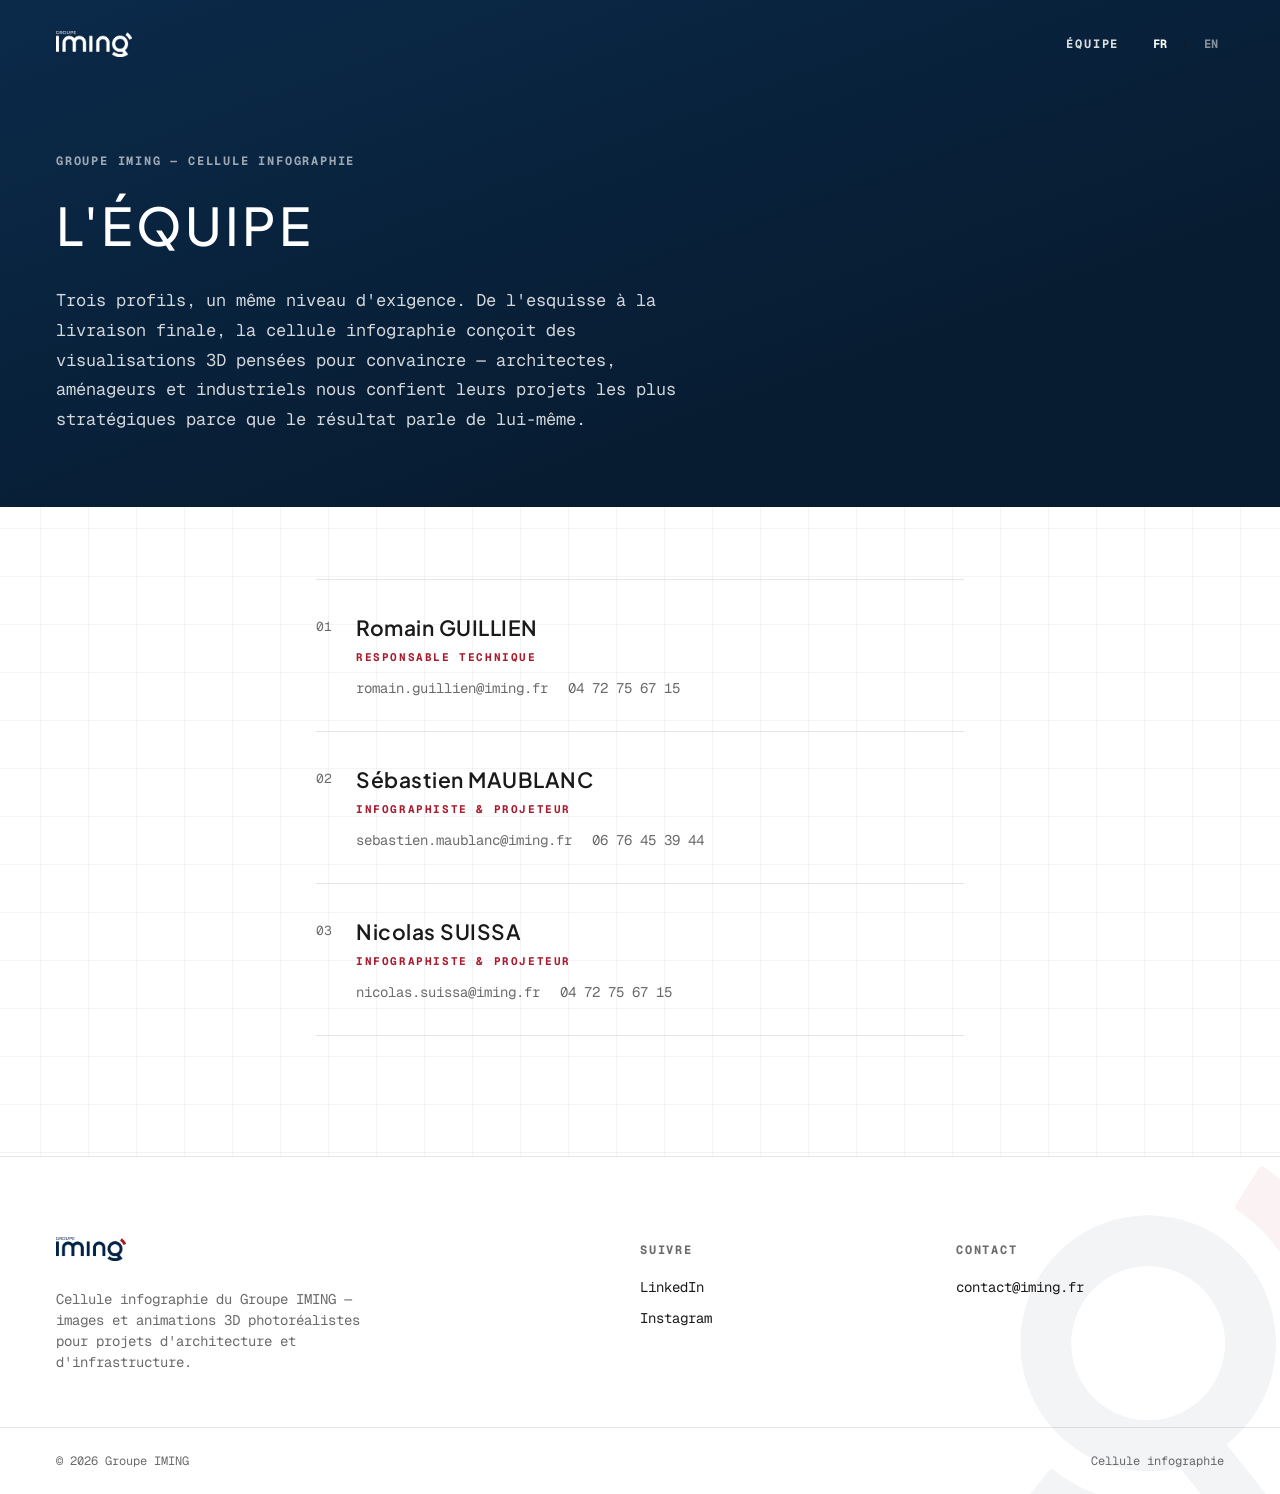
<file: maquette/equipe.html>
<!doctype html>
<html lang="fr">
<head>
  <meta charset="utf-8" />
  <meta name="viewport" content="width=device-width, initial-scale=1" />
  <title>L'équipe — Groupe IMING</title>
  <meta name="description" content="L'équipe de la cellule infographie du Groupe IMING." />
  <meta property="og:type" content="website" />
  <meta property="og:site_name" content="Groupe IMING — Cellule Infographie" />
  <meta property="og:title" content="L'équipe — Groupe IMING" />
  <meta property="og:description" content="L'équipe de la cellule infographie du Groupe IMING." />
  <meta property="og:image" content="https://smaublanc.github.io/iming-cellule-infographie/maquette/assets/img/logo-iming.png" />
  <meta property="og:url" content="https://smaublanc.github.io/iming-cellule-infographie/maquette/equipe.html" />
  <meta name="twitter:card" content="summary_large_image" />
  <meta name="twitter:title" content="L'équipe — Groupe IMING" />
  <meta name="twitter:description" content="L'équipe de la cellule infographie du Groupe IMING." />
  <meta name="twitter:image" content="https://smaublanc.github.io/iming-cellule-infographie/maquette/assets/img/logo-iming.png" />
  <link rel="icon" type="image/png" href="assets/img/mark-iming.png" />
  <link rel="preconnect" href="https://fonts.googleapis.com" />
  <link rel="preconnect" href="https://fonts.gstatic.com" crossorigin />
  <link href="https://fonts.googleapis.com/css2?family=Geist+Mono:wght@400;500;600;700&family=Plus+Jakarta+Sans:wght@400;500;600;700;800&display=swap" rel="stylesheet" />
  <link rel="stylesheet" href="css/style.css" />
</head>
<body>

  <header class="site-header" data-header>
    <div class="header-inner">
      <a class="brand" href="index.html"><img class="brand-logo" src="assets/img/logo-iming.png" alt="Groupe IMING" /></a>
      <nav class="header-nav">
        <a class="header-link" href="equipe.html" data-i18n-fr="Équipe" data-i18n-en="Team">Équipe</a>
        <div class="lang-switch">
          <button data-lang="fr" class="is-active">FR</button>
          <span style="opacity:.4">/</span>
          <button data-lang="en">EN</button>
        </div>
        <button class="burger" data-burger aria-label="Menu">
          <span></span><span></span><span></span>
        </button>
      </nav>
    </div>
  </header>

  <nav class="mobile-nav" data-mobile-nav>
    <a href="index.html">Accueil</a>
    <a href="index.html#projets">Projets</a>
    <a href="equipe.html" data-i18n-fr="Équipe" data-i18n-en="Team">Équipe</a>
    <a href="index.html#contact">Contact</a>
  </nav>

  <section class="page-hero">
    <div class="page-hero-inner">
      <span class="eyebrow" data-i18n-fr="Groupe IMING — Cellule Infographie" data-i18n-en="Groupe IMING — CGI Studio">Groupe IMING — Cellule Infographie</span>
      <h1 class="page-title" data-i18n-fr="L'équipe" data-i18n-en="The Team">L'équipe</h1>
      <p class="page-lede" data-i18n-fr="Trois profils, un même niveau d'exigence. De l'esquisse à la livraison finale, la cellule infographie conçoit des visualisations 3D pensées pour convaincre — architectes, aménageurs et industriels nous confient leurs projets les plus stratégiques parce que le résultat parle de lui-même." data-i18n-en="Three specialists, one standard. From first sketch to final delivery, our in-house CGI studio builds 3D visuals meant to convince — architects, developers and industrials trust us with their most strategic projects, because the result speaks for itself.">Trois profils, un même niveau d'exigence. De l'esquisse à la livraison finale, la cellule infographie conçoit des visualisations 3D pensées pour convaincre — architectes, aménageurs et industriels nous confient leurs projets les plus stratégiques parce que le résultat parle de lui-même.</p>
    </div>
  </section>

  <section class="team-section">
    <div class="team-list">

      <div class="team-item">
        <span class="team-index">01</span>
        <div class="team-info">
          <p class="team-name">Romain GUILLIEN</p>
          <p class="team-role" data-i18n-fr="Responsable Technique" data-i18n-en="Technical Lead">Responsable Technique</p>
          <div class="team-contact">
            <a href="mailto:romain.guillien@iming.fr">romain.guillien@iming.fr</a>
            <a href="tel:0472756715">04 72 75 67 15</a>
          </div>
        </div>
      </div>

      <div class="team-item">
        <span class="team-index">02</span>
        <div class="team-info">
          <p class="team-name">Sébastien MAUBLANC</p>
          <p class="team-role" data-i18n-fr="Infographiste &amp; Projeteur" data-i18n-en="CGI Artist &amp; Draughtsman">Infographiste &amp; Projeteur</p>
          <div class="team-contact">
            <a href="mailto:sebastien.maublanc@iming.fr">sebastien.maublanc@iming.fr</a>
            <a href="tel:0676453944">06 76 45 39 44</a>
          </div>
        </div>
      </div>

      <div class="team-item">
        <span class="team-index">03</span>
        <div class="team-info">
          <p class="team-name">Nicolas SUISSA</p>
          <p class="team-role" data-i18n-fr="Infographiste &amp; Projeteur" data-i18n-en="CGI Artist &amp; Draughtsman">Infographiste &amp; Projeteur</p>
          <div class="team-contact">
            <a href="mailto:nicolas.suissa@iming.fr">nicolas.suissa@iming.fr</a>
            <a href="tel:0472756715">04 72 75 67 15</a>
          </div>
        </div>
      </div>

    </div>
  </section>

  <footer class="site-footer">
    <img class="footer-mark" src="assets/img/mark-iming.png" alt="" />
    <div class="footer-inner">
      <div>
        <a href="index.html"><img class="footer-logo" src="assets/img/logo-iming.png" alt="Groupe IMING" /></a>
        <p class="footer-tagline" data-i18n-fr="Cellule infographie du Groupe IMING — images et animations 3D photoréalistes pour projets d'architecture et d'infrastructure." data-i18n-en="Groupe IMING's in-house CGI studio — photorealistic 3D images and animations for architecture and infrastructure projects.">Cellule infographie du Groupe IMING — images et animations 3D photoréalistes pour projets d'architecture et d'infrastructure.</p>
      </div>
      <div>
        <span class="footer-col-title" data-i18n-fr="Suivre" data-i18n-en="Follow">Suivre</span>
        <div class="footer-links">
          <a href="#" target="_blank" rel="noopener noreferrer">LinkedIn</a>
          <a href="#" target="_blank" rel="noopener noreferrer">Instagram</a>
        </div>
      </div>
      <div>
        <span class="footer-col-title" data-i18n-fr="Contact" data-i18n-en="Contact">Contact</span>
        <div class="footer-links">
          <a href="#">contact@iming.fr</a>
        </div>
      </div>
    </div>
    <div class="footer-bottom">
      <span>&copy; 2026 Groupe IMING</span>
      <span data-i18n-fr="Cellule infographie" data-i18n-en="CGI Studio">Cellule infographie</span>
    </div>
  </footer>

  <script src="js/data.js"></script>
  <script src="js/main.js"></script>
</body>
</html>
</file>
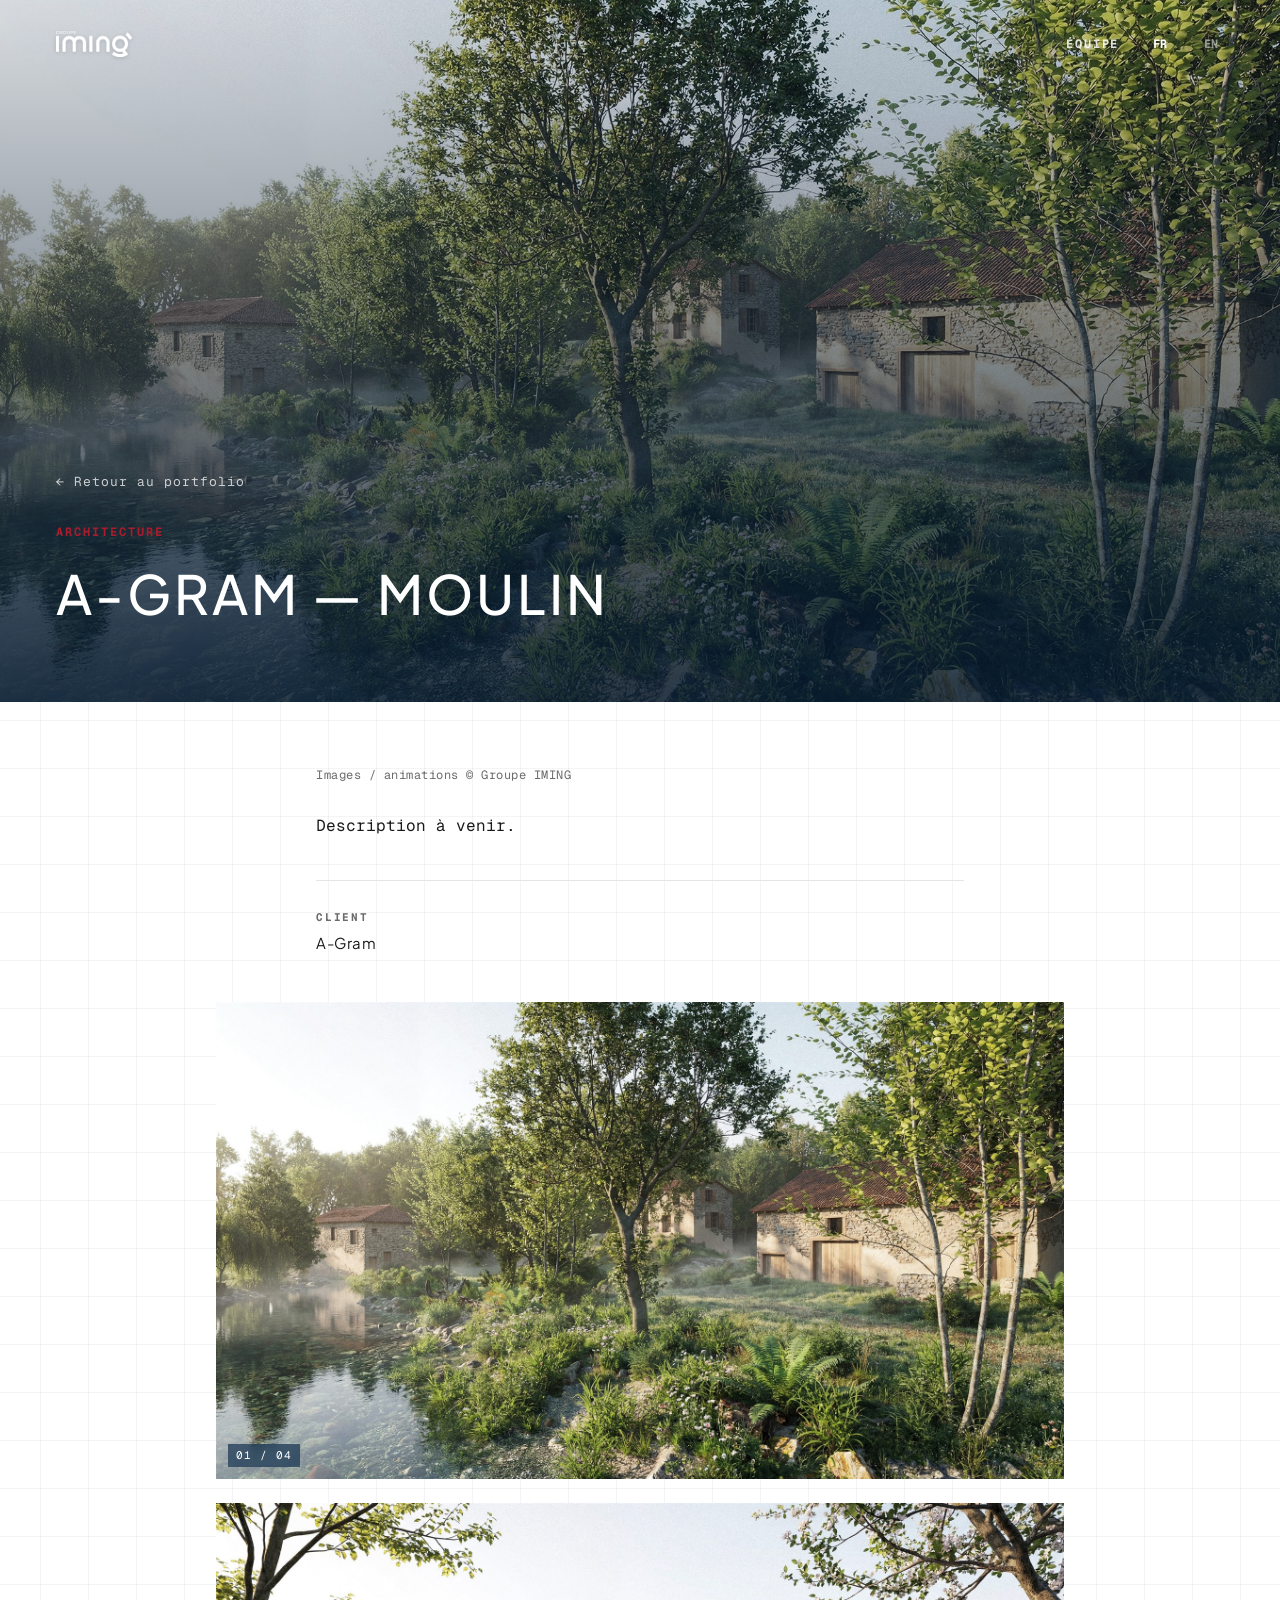
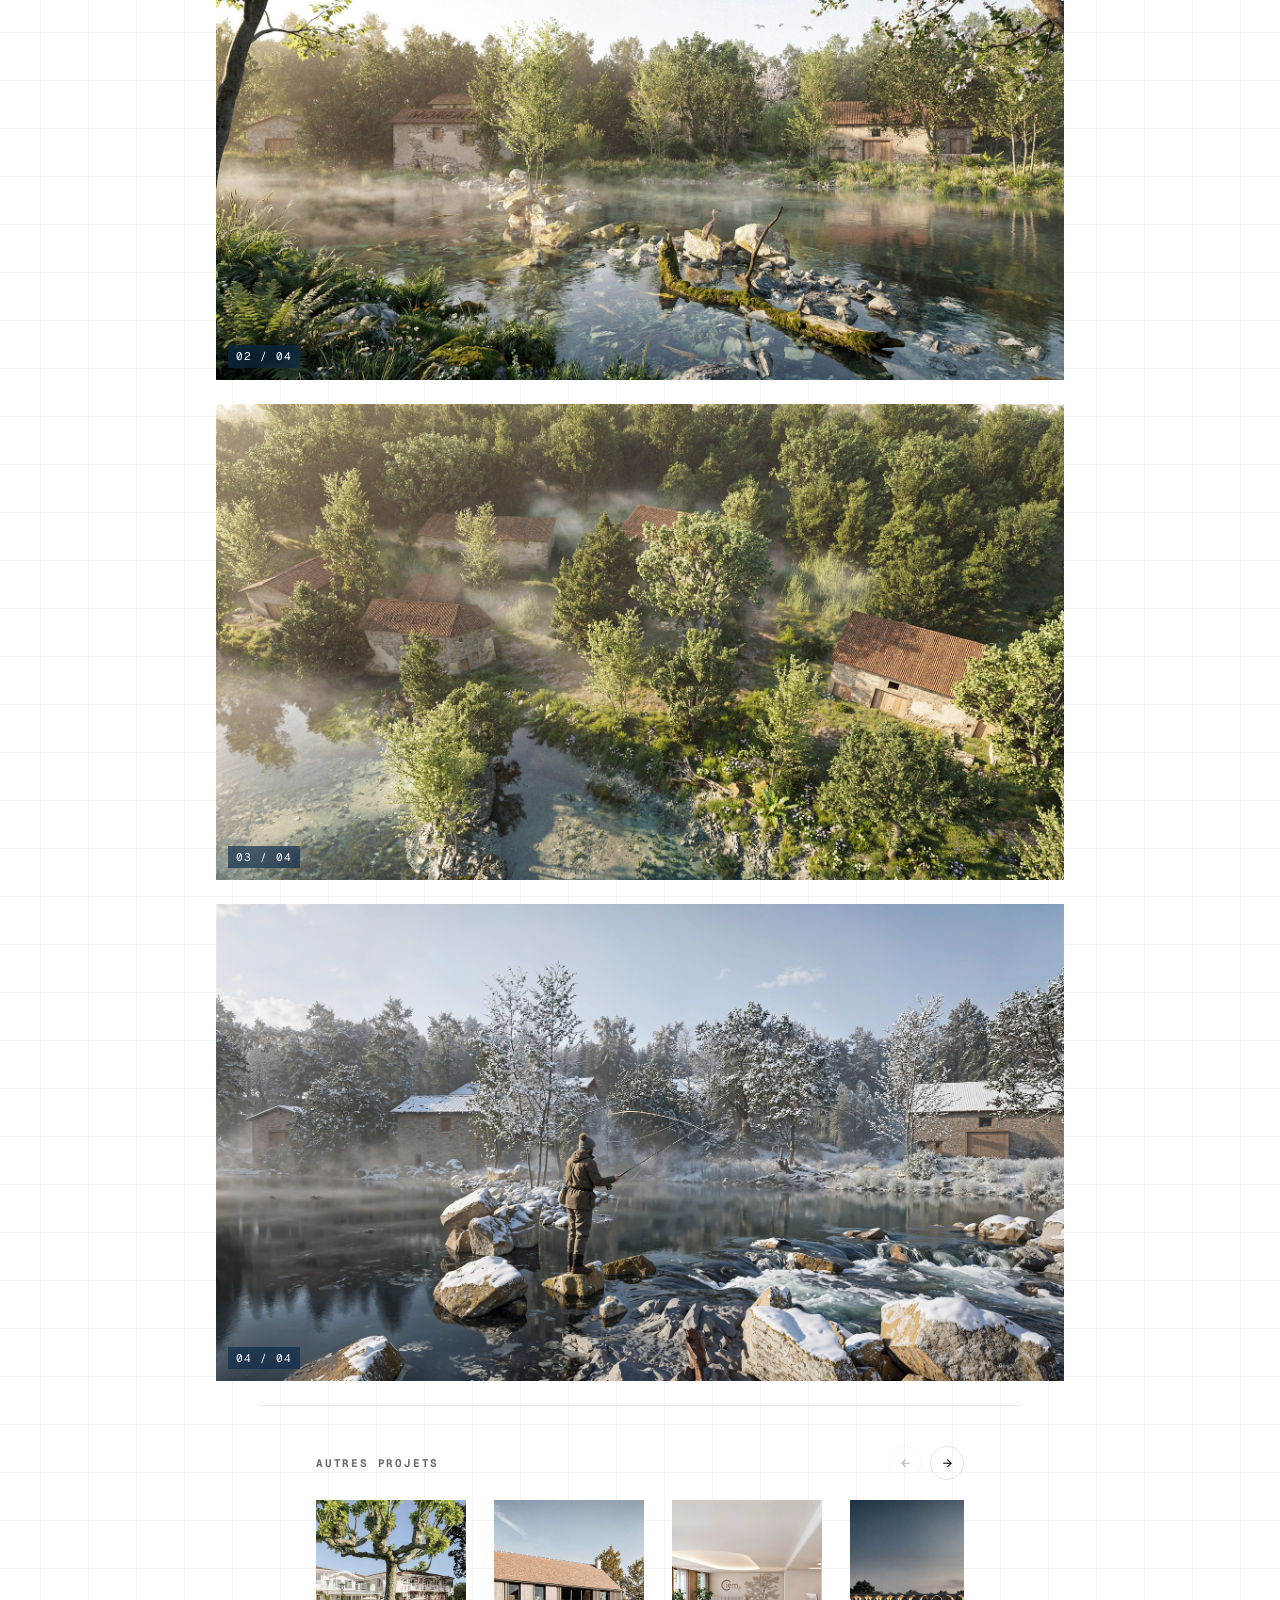
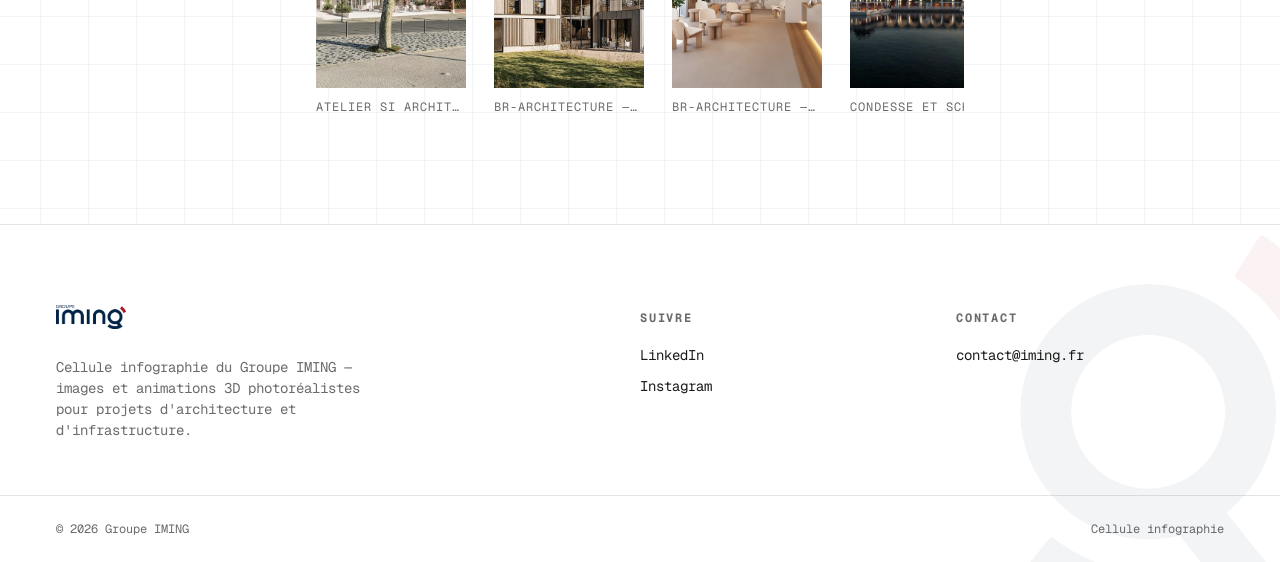
<file: maquette/projet.html>
<!doctype html>
<html lang="fr">
<head>
  <meta charset="utf-8" />
  <meta name="viewport" content="width=device-width, initial-scale=1" />
  <title>Projet — Groupe IMING</title>
  <meta name="description" content="Visualisation 3D et images photoréalistes — cellule infographie du Groupe IMING." />
  <meta property="og:type" content="website" />
  <meta property="og:site_name" content="Groupe IMING — Cellule Infographie" />
  <meta property="og:title" content="Groupe IMING — Cellule Infographie" />
  <meta property="og:description" content="Visualisation 3D et images photoréalistes pour architectes, aménageurs et industriels." />
  <meta property="og:image" content="https://smaublanc.github.io/iming-cellule-infographie/maquette/assets/img/logo-iming.png" />
  <meta name="twitter:card" content="summary_large_image" />
  <meta name="twitter:title" content="Groupe IMING — Cellule Infographie" />
  <meta name="twitter:image" content="https://smaublanc.github.io/iming-cellule-infographie/maquette/assets/img/logo-iming.png" />
  <!-- Note : cette page sert tous les projets via ?slug=..., donc ces balises
       restent generiques (le titre/l'apercu ne varient pas par projet a l'heure
       actuelle). Un aperçu specifique par projet demanderait une page statique
       par projet -- pas fait ici, cf. audit. -->
  <link rel="icon" type="image/png" href="assets/img/mark-iming.png" />
  <link rel="preconnect" href="https://fonts.googleapis.com" />
  <link rel="preconnect" href="https://fonts.gstatic.com" crossorigin />
  <link href="https://fonts.googleapis.com/css2?family=Geist+Mono:wght@400;500;600;700&family=Plus+Jakarta+Sans:wght@400;500;600;700;800&display=swap" rel="stylesheet" />
  <link rel="stylesheet" href="css/style.css" />
</head>
<body>

  <header class="site-header" data-header>
    <div class="header-inner">
      <a class="brand" href="index.html"><img class="brand-logo" src="assets/img/logo-iming.png" alt="Groupe IMING" /></a>
      <nav class="header-nav">
        <a class="header-link" href="equipe.html" data-i18n-fr="Équipe" data-i18n-en="Team">Équipe</a>
        <div class="lang-switch">
          <button data-lang="fr" class="is-active">FR</button>
          <span style="opacity:.4">/</span>
          <button data-lang="en">EN</button>
        </div>
        <button class="burger" data-burger aria-label="Menu">
          <span></span><span></span><span></span>
        </button>
      </nav>
    </div>
  </header>

  <nav class="mobile-nav" data-mobile-nav>
    <a href="index.html">Accueil</a>
    <a href="index.html#projets">Projets</a>
    <a href="equipe.html" data-i18n-fr="Équipe" data-i18n-en="Team">Équipe</a>
    <a href="index.html#contact">Contact</a>
  </nav>

  <main data-project></main>

  <footer class="site-footer">
    <img class="footer-mark" src="assets/img/mark-iming.png" alt="" />
    <div class="footer-inner">
      <div>
        <a href="index.html"><img class="footer-logo" src="assets/img/logo-iming.png" alt="Groupe IMING" /></a>
        <p class="footer-tagline">Cellule infographie du Groupe IMING — images et animations 3D photoréalistes pour projets d'architecture et d'infrastructure.</p>
      </div>
      <div>
        <span class="footer-col-title">Suivre</span>
        <div class="footer-links">
          <a href="#" target="_blank" rel="noopener noreferrer">LinkedIn</a>
          <a href="#" target="_blank" rel="noopener noreferrer">Instagram</a>
        </div>
      </div>
      <div>
        <span class="footer-col-title">Contact</span>
        <div class="footer-links">
          <a href="#">contact@iming.fr</a>
        </div>
      </div>
    </div>
    <div class="footer-bottom">
      <span>&copy; 2026 Groupe IMING</span>
      <span>Cellule infographie</span>
    </div>
  </footer>

  <script src="js/data.js"></script>
  <script src="js/main.js"></script>
</body>
</html>
</file>
<file: maquette/css/style.css>
:root {
  --color-bg: #ffffff;
  --color-text: #1a1a1a;
  --color-text-muted: #6b6b6b;
  --color-border: #e5e5e5;
  --color-navy: #0b2a4a;
  --color-navy-dark: #071c31;
  --color-navy-rgb: 11, 42, 74;
  --color-red: #a81c2d;
  --color-red-rgb: 168, 28, 45;

  --font-display: "Plus Jakarta Sans", "Plus Jakarta Sans Fallback", ui-sans-serif, sans-serif;
  --font-mono: "Geist Mono", "Geist Mono Fallback", ui-monospace, "SFMono-Regular", Menlo, monospace;

  --header-h: 88px;
}

* {
  box-sizing: border-box;
}

body {
  margin: 0;
  background-color: var(--color-bg);
  background-image: linear-gradient(rgba(var(--color-navy-rgb), 0.05) 1px, transparent 1px),
    linear-gradient(90deg, rgba(var(--color-navy-rgb), 0.05) 1px, transparent 1px);
  background-size: 48px 48px;
  background-position: center top;
  color: var(--color-text);
  font-family: var(--font-mono);
  font-size: 16px;
  line-height: 1.5;
  -webkit-font-smoothing: antialiased;
}

img {
  max-width: 100%;
  display: block;
}

a {
  color: inherit;
  text-decoration: none;
}

button {
  font: inherit;
  color: inherit;
  background: none;
  border: none;
  cursor: pointer;
}

.eyebrow {
  font-family: var(--font-mono);
  font-size: 12px;
  font-weight: 700;
  letter-spacing: 1.8px;
  text-transform: uppercase;
}

/* ---------- Header ---------- */

.site-header {
  position: fixed;
  top: 0;
  left: 0;
  right: 0;
  z-index: 100;
  height: var(--header-h);
  display: flex;
  align-items: center;
  padding: 0 clamp(20px, 5vw, 56px);
  transition: background-color 400ms ease, border-color 400ms ease;
  border-bottom: 1px solid transparent;
}

.site-header.is-scrolled {
  background: rgba(255, 255, 255, 0.92);
  backdrop-filter: blur(10px);
  border-bottom-color: var(--color-border);
}

.site-header .brand {
  display: flex;
  align-items: center;
}

.brand-logo {
  height: 26px;
  width: auto;
  filter: brightness(0) invert(1) drop-shadow(0 1px 2px rgba(0, 0, 0, 0.15));
  transition: filter 400ms ease;
}

.site-header.is-scrolled .brand-logo {
  filter: none;
}

.header-inner {
  display: flex;
  align-items: center;
  justify-content: space-between;
  width: 100%;
}

.header-nav {
  display: flex;
  align-items: center;
  gap: 28px;
}

.header-link {
  font-family: var(--font-mono);
  font-size: 12px;
  font-weight: 700;
  letter-spacing: 1.8px;
  text-transform: uppercase;
  color: rgba(255, 255, 255, 0.85);
  transition: color 300ms ease;
}

.site-header.is-scrolled .header-link {
  color: var(--color-text);
}

.header-link:hover {
  color: var(--color-red);
}

.lang-switch {
  display: flex;
  align-items: center;
  gap: 8px;
  font-size: 12px;
  font-weight: 700;
  letter-spacing: 1.8px;
}

.lang-switch button {
  color: rgba(255, 255, 255, 0.5);
  transition: color 300ms ease;
}

.site-header.is-scrolled .lang-switch button {
  color: rgba(26, 26, 26, 0.45);
}

.lang-switch button.is-active {
  color: #fff;
}

.site-header.is-scrolled .lang-switch button.is-active {
  color: var(--color-text);
}

.burger {
  display: none;
  width: 28px;
  height: 22px;
  flex-direction: column;
  justify-content: space-between;
}

.burger span {
  height: 2px;
  background: #fff;
  transition: background 300ms ease, transform 300ms ease, opacity 300ms ease;
}

.site-header.is-scrolled .burger span {
  background: var(--color-text);
}

.mobile-nav {
  position: fixed;
  inset: 0;
  z-index: 90;
  background: var(--color-navy-dark);
  display: flex;
  flex-direction: column;
  align-items: center;
  justify-content: center;
  gap: 32px;
  transform: translateY(-100%);
  transition: transform 400ms ease;
}

.mobile-nav.is-open {
  transform: translateY(0);
}

.mobile-nav a {
  font-family: var(--font-display);
  font-size: 28px;
  text-transform: uppercase;
  letter-spacing: 2px;
  color: #fff;
}

/* ---------- Hero ---------- */

.hero {
  position: relative;
  min-height: 100vh;
  display: flex;
  flex-direction: column;
  justify-content: center;
  padding: 0 clamp(20px, 5vw, 56px);
  background: linear-gradient(160deg, var(--color-navy) 0%, var(--color-navy-dark) 70%);
  overflow: hidden;
  color: #fff;
}

.hero-mosaic {
  position: absolute;
  inset: 0;
  display: grid;
  grid-template-columns: repeat(6, 1fr);
  grid-template-rows: repeat(3, 1fr);
  gap: 2px;
}

.hero-mosaic img {
  width: 100%;
  height: 100%;
  object-fit: cover;
  filter: grayscale(85%) brightness(0.75);
  opacity: 0.55;
}

.hero-overlay {
  position: absolute;
  inset: 0;
  background: linear-gradient(180deg, rgba(7, 28, 49, 0.65) 0%, rgba(7, 28, 49, 0.94) 78%, var(--color-navy-dark) 100%);
}

.hero-mark {
  position: absolute;
  z-index: 1;
  right: clamp(-60px, 2vw, 40px);
  top: 50%;
  transform: translateY(-50%);
  width: min(48vw, 640px);
  opacity: 0.08;
  filter: brightness(0) invert(1);
  pointer-events: none;
}

.hero-content {
  position: relative;
  z-index: 2;
  max-width: 980px;
}

.hero-stamp {
  display: inline-flex;
  align-items: center;
  gap: 10px;
  padding: 8px 16px 8px 10px;
  margin-bottom: 32px;
  border: 1px solid rgba(255, 255, 255, 0.25);
  border-radius: 999px;
}

.hero-stamp img {
  width: 18px;
  height: 18px;
  filter: brightness(0) invert(1);
}

.hero-stamp span {
  font-size: 11px;
  font-weight: 600;
  letter-spacing: 2px;
  text-transform: uppercase;
  color: rgba(255, 255, 255, 0.8);
}

.hero h1 {
  font-family: var(--font-display);
  font-weight: 500;
  font-size: clamp(38px, 7vw, 68px);
  letter-spacing: 6px;
  text-transform: uppercase;
  margin: 0 0 20px;
  line-height: 1.05;
}

.hero-sub {
  font-family: var(--font-display);
  font-weight: 500;
  font-size: clamp(20px, 3vw, 30px);
  letter-spacing: 2px;
  text-transform: uppercase;
  color: rgba(255, 255, 255, 0.85);
  margin: 0;
}

.hero-sub .accent {
  color: var(--color-red);
}

.hero-count {
  margin: 36px 0 0;
  font-family: var(--font-mono);
  font-size: 12px;
  letter-spacing: 2px;
  text-transform: uppercase;
  color: rgba(255, 255, 255, 0.45);
}

.hero-count b {
  color: rgba(255, 255, 255, 0.85);
  font-weight: 600;
}

.scroll-cue {
  position: absolute;
  bottom: 40px;
  left: clamp(20px, 5vw, 56px);
  z-index: 2;
  display: flex;
  align-items: center;
  gap: 12px;
  font-size: 12px;
  letter-spacing: 2px;
  text-transform: uppercase;
  color: rgba(255, 255, 255, 0.6);
}

.scroll-cue .line {
  width: 40px;
  height: 1px;
  background: rgba(255, 255, 255, 0.4);
  animation: scroll-cue 1.8s ease-in-out infinite;
  transform-origin: left;
}

@keyframes scroll-cue {
  0%, 100% { transform: scaleX(0.4); opacity: 0.4; }
  50% { transform: scaleX(1); opacity: 1; }
}

/* ---------- Filter bar ---------- */

.filter-bar {
  position: sticky;
  top: var(--header-h);
  z-index: 50;
  display: flex;
  flex-wrap: wrap;
  gap: 28px;
  padding: 22px clamp(20px, 5vw, 56px);
  background: rgba(255, 255, 255, 0.92);
  backdrop-filter: blur(10px);
  border-bottom: 1px solid var(--color-border);
}

.filter-bar button {
  display: inline-flex;
  align-items: baseline;
  gap: 8px;
  font-family: var(--font-mono);
  font-size: 13px;
  letter-spacing: 1.5px;
  text-transform: uppercase;
  color: var(--color-text-muted);
  padding-bottom: 4px;
  border-bottom: 1px solid transparent;
  transition: color 250ms ease, border-color 250ms ease;
}

.filter-bar button .num {
  font-size: 11px;
  color: var(--color-red);
  opacity: 0;
  transition: opacity 250ms ease;
}

.filter-bar button:hover {
  color: var(--color-text);
}

.filter-bar button.is-active {
  color: var(--color-text);
  border-bottom-color: var(--color-red);
}

.filter-bar button.is-active .num,
.filter-bar button:hover .num {
  opacity: 1;
}

/* ---------- Grid ---------- */

.grid-section {
  padding: 56px clamp(20px, 5vw, 56px) 100px;
}

.grid {
  display: grid;
  grid-template-columns: repeat(4, 1fr);
  gap: 44px 40px;
}

.card {
  display: block;
}

.card.is-featured {
  grid-column: span 2;
}

.card.is-featured .card-media {
  aspect-ratio: 16 / 10;
}

.card.is-wide {
  grid-column: span 3;
}

.card.is-wide .card-media {
  aspect-ratio: 21 / 9;
}

.card-media {
  position: relative;
  display: block;
  aspect-ratio: 4 / 5;
  overflow: hidden;
  background: #f2f2f2;
}

.card-img,
.card-video {
  position: absolute;
  inset: 0;
  width: 100%;
  height: 100%;
  object-fit: cover;
  transition: transform 700ms cubic-bezier(0.22, 1, 0.36, 1), filter 500ms ease, opacity 700ms ease;
  filter: grayscale(15%);
}

/* Apparition progressive au scroll (voir observeReveals() dans main.js) --
   les images d'un studio de visualisation 3D "se revelent" plutot que de
   claquer d'un coup a l'ecran. Neutralise si l'element n'a jamais ete
   observe (JS desactive) grace au fallback ci-dessous. */
.reveal {
  opacity: 0;
}

.reveal.is-visible {
  opacity: 1;
}

@media (prefers-reduced-motion: reduce) {
  .reveal {
    opacity: 1;
    transition: none;
  }
}

.card-video {
  opacity: 0;
  transition: opacity 400ms ease;
}

.card:hover .card-img {
  /* Zoom tres subtil au survol (retenue inspiree de MIR, qui n'en fait
     aucun) -- garde un minimum de feedback interactif sans faire
     concurrence a l'image. */
  transform: scale(1.02);
  filter: grayscale(0%);
}

.card:hover .card-video {
  opacity: 1;
}

.card-frame {
  position: absolute;
  inset: 10px;
  opacity: 0;
  transition: opacity 350ms ease, inset 350ms ease;
  background: linear-gradient(#fff, #fff) top left / 20px 2px no-repeat,
    linear-gradient(#fff, #fff) top left / 2px 20px no-repeat,
    linear-gradient(#fff, #fff) top right / 20px 2px no-repeat,
    linear-gradient(#fff, #fff) top right / 2px 20px no-repeat,
    linear-gradient(#fff, #fff) bottom left / 20px 2px no-repeat,
    linear-gradient(#fff, #fff) bottom left / 2px 20px no-repeat,
    linear-gradient(#fff, #fff) bottom right / 20px 2px no-repeat,
    linear-gradient(#fff, #fff) bottom right / 2px 20px no-repeat;
}

.card:hover .card-frame {
  opacity: 0.85;
  inset: 16px;
}

.card-index {
  position: absolute;
  top: 14px;
  left: 14px;
  z-index: 2;
  padding: 3px 8px;
  font-family: var(--font-mono);
  font-size: 11px;
  letter-spacing: 1px;
  color: #fff;
  background: rgba(var(--color-navy-rgb), 0.65);
  backdrop-filter: blur(3px);
}

.card-caption {
  display: block;
  padding-top: 16px;
}

.card-title {
  display: block;
  font-family: var(--font-display);
  font-size: 14px;
  font-weight: 600;
  letter-spacing: 1.5px;
  text-transform: uppercase;
  color: var(--color-text);
}

.card-meta {
  display: block;
  margin-top: 4px;
  font-size: 12px;
  letter-spacing: 0.5px;
  color: var(--color-text-muted);
}

/* ---------- Project page ---------- */

.project-hero {
  position: relative;
  height: 78vh;
  min-height: 480px;
  display: flex;
  align-items: flex-end;
  overflow: hidden;
  background: var(--color-navy-dark);
}

.project-hero-img {
  position: absolute;
  inset: 0;
  width: 100%;
  height: 100%;
  object-fit: cover;
}

.project-hero-overlay {
  position: absolute;
  inset: 0;
  background: linear-gradient(180deg, rgba(7, 28, 49, 0.15) 0%, rgba(7, 28, 49, 0.85) 100%);
}

.project-hero-content {
  position: relative;
  z-index: 2;
  padding: 0 clamp(20px, 5vw, 56px) 56px;
  color: #fff;
}

.back-link {
  display: inline-block;
  margin-bottom: 32px;
  font-size: 13px;
  letter-spacing: 1px;
  color: rgba(255, 255, 255, 0.75);
}

.back-link:hover {
  color: #fff;
}

.project-cat {
  margin: 0 0 12px;
  font-size: 12px;
  font-weight: 700;
  letter-spacing: 2px;
  text-transform: uppercase;
  color: var(--color-red);
}

.project-title {
  margin: 0 0 12px;
  font-family: var(--font-display);
  font-weight: 500;
  font-size: clamp(30px, 5vw, 54px);
  letter-spacing: 3px;
  text-transform: uppercase;
}

.project-body {
  max-width: 760px;
  margin: 0 auto;
  padding: 64px clamp(20px, 5vw, 56px) 48px;
}

.project-credit {
  margin: 0 0 28px;
  font-size: 12px;
  letter-spacing: 0.5px;
  color: var(--color-text-muted);
}

.project-desc {
  margin: 0 0 40px;
  font-size: 16px;
  line-height: 1.75;
  color: var(--color-text);
  white-space: pre-line;
}

.project-fields {
  display: flex;
  flex-wrap: wrap;
  gap: 40px;
  padding-top: 28px;
  border-top: 1px solid var(--color-border);
}

.field {
  display: flex;
  flex-direction: column;
  gap: 6px;
}

.field-label {
  font-size: 11px;
  font-weight: 700;
  letter-spacing: 1.8px;
  text-transform: uppercase;
  color: var(--color-text-muted);
}

.field-value {
  font-family: var(--font-display);
  font-size: 15px;
  letter-spacing: 0.5px;
}

.field-value a {
  border-bottom: 1px solid var(--color-border);
  transition: color 200ms ease, border-color 200ms ease;
}

.field-value a:hover {
  color: var(--color-red);
  border-color: var(--color-red);
}

.project-gallery {
  /* Volontairement plus large que .project-body (760px) : les images du
     projet sont le propos principal de la page, le texte reste dans une
     colonne de lecture confortable. */
  max-width: 960px;
  margin: 0 auto;
  padding: 0 clamp(20px, 5vw, 56px) 24px;
  display: flex;
  flex-direction: column;
  gap: 24px;
}

/* Page projet "Films" : vrai film livre, lecteur natif a la place de la
   galerie photo (voir project.category === "films" dans main.js). */
.project-film {
  max-width: 960px;
  margin: 0 auto;
  padding: 0 clamp(20px, 5vw, 56px) 24px;
}

.project-film-player {
  display: block;
  width: 100%;
  height: auto;
  background: #000;
}

.gallery-item {
  position: relative;
}

.project-img {
  display: block;
  width: 100%;
  height: auto;
  transition: opacity 700ms ease;
}

.gallery-index {
  position: absolute;
  bottom: 12px;
  left: 12px;
  padding: 3px 8px;
  font-family: var(--font-mono);
  font-size: 11px;
  letter-spacing: 1px;
  color: #fff;
  background: rgba(var(--color-navy-rgb), 0.65);
  backdrop-filter: blur(3px);
}

.project-others {
  max-width: 760px;
  margin: 0 auto;
  padding: 40px clamp(20px, 5vw, 56px) 100px;
  border-top: 1px solid var(--color-border);
}

.others-header {
  display: flex;
  align-items: center;
  justify-content: space-between;
  gap: 20px;
  margin-bottom: 20px;
}

.others-title {
  margin: 0;
  font-size: 11px;
  font-weight: 700;
  letter-spacing: 1.8px;
  text-transform: uppercase;
  color: var(--color-text-muted);
}

.others-nav {
  display: flex;
  gap: 8px;
  flex-shrink: 0;
}

.others-arrow {
  width: 34px;
  height: 34px;
  display: flex;
  align-items: center;
  justify-content: center;
  border: 1px solid var(--color-border);
  border-radius: 50%;
  font-size: 15px;
  color: var(--color-text);
  transition: border-color 200ms ease, color 200ms ease, opacity 200ms ease;
}

.others-arrow:hover {
  border-color: var(--color-navy);
  color: var(--color-navy);
}

.others-arrow:disabled {
  opacity: 0.3;
  pointer-events: none;
}

.others-row {
  display: flex;
  gap: 28px;
  overflow-x: auto;
  padding-bottom: 8px;
  scrollbar-width: none;
}

.others-row::-webkit-scrollbar {
  display: none;
}

.others-item {
  flex: none;
  width: 150px;
}

.others-thumb {
  display: block;
  aspect-ratio: 4 / 5;
  overflow: hidden;
  background: #f2f2f2;
}

.others-thumb img {
  width: 100%;
  height: 100%;
  object-fit: cover;
  filter: grayscale(15%);
  transition: transform 500ms cubic-bezier(0.22, 1, 0.36, 1), filter 400ms ease;
}

.others-item:hover .others-thumb img {
  transform: scale(1.05);
  filter: grayscale(0%);
}

.others-name {
  display: block;
  margin-top: 10px;
  font-size: 12px;
  letter-spacing: 1px;
  text-transform: uppercase;
  color: var(--color-text-muted);
  white-space: nowrap;
  overflow: hidden;
  text-overflow: ellipsis;
  transition: color 200ms ease;
}

.others-item:hover .others-name {
  color: var(--color-red);
}

/* ---------- Page institutionnelle (equipe, etc.) ---------- */

.page-hero {
  padding: calc(var(--header-h) + 64px) clamp(20px, 5vw, 56px) 72px;
  background: linear-gradient(160deg, var(--color-navy) 0%, var(--color-navy-dark) 70%);
  color: #fff;
}

.page-hero-inner {
  max-width: 720px;
}

.page-hero .eyebrow {
  display: block;
  margin-bottom: 16px;
  color: rgba(255, 255, 255, 0.6);
}

.page-title {
  margin: 0 0 22px;
  font-family: var(--font-display);
  font-weight: 500;
  font-size: clamp(32px, 5vw, 52px);
  letter-spacing: 3px;
  text-transform: uppercase;
}

.page-lede {
  margin: 0;
  max-width: 640px;
  font-size: 17px;
  line-height: 1.75;
  color: rgba(255, 255, 255, 0.82);
}

.team-section {
  max-width: 760px;
  margin: 0 auto;
  padding: 72px clamp(20px, 5vw, 56px) 120px;
}

.team-list {
  display: flex;
  flex-direction: column;
}

.team-item {
  display: flex;
  gap: 24px;
  padding: 32px 0;
  border-top: 1px solid var(--color-border);
}

.team-item:last-child {
  border-bottom: 1px solid var(--color-border);
}

.team-index {
  flex-shrink: 0;
  padding-top: 5px;
  font-family: var(--font-mono);
  font-size: 13px;
  color: var(--color-text-muted);
}

.team-name {
  margin: 0 0 6px;
  font-family: var(--font-display);
  font-weight: 600;
  font-size: 21px;
  letter-spacing: 0.5px;
}

.team-role {
  margin: 0 0 12px;
  font-size: 11px;
  font-weight: 700;
  letter-spacing: 1.6px;
  text-transform: uppercase;
  color: var(--color-red);
}

.team-contact {
  display: flex;
  flex-wrap: wrap;
  gap: 6px 20px;
  font-size: 14px;
  color: var(--color-text-muted);
}

.team-contact a {
  transition: color 200ms ease;
}

.team-contact a:hover {
  color: var(--color-navy);
}

/* ---------- Footer ---------- */

.site-footer {
  position: relative;
  overflow: hidden;
  border-top: 1px solid var(--color-border);
  background: #fff;
}

.footer-mark {
  position: absolute;
  right: -60px;
  bottom: -60px;
  width: 320px;
  opacity: 0.05;
  pointer-events: none;
}

.footer-inner {
  position: relative;
  z-index: 1;
  padding: 80px clamp(20px, 5vw, 56px) 40px;
  display: grid;
  grid-template-columns: 2fr 1fr 1fr;
  gap: 48px;
}

.footer-logo {
  height: 24px;
  width: auto;
}

.footer-tagline {
  max-width: 320px;
  margin-top: 28px;
  font-size: 14px;
  color: var(--color-text-muted);
}

.footer-col-title {
  font-size: 12px;
  font-weight: 700;
  letter-spacing: 1.8px;
  text-transform: uppercase;
  color: var(--color-text-muted);
}

.footer-links {
  display: flex;
  flex-direction: column;
  gap: 10px;
  margin-top: 16px;
}

.footer-links a {
  font-size: 14px;
  transition: color 200ms ease;
}

.footer-links a:hover {
  color: var(--color-red);
}

.footer-bottom {
  padding: 24px clamp(20px, 5vw, 56px);
  border-top: 1px solid var(--color-border);
  font-size: 12px;
  color: var(--color-text-muted);
  display: flex;
  justify-content: space-between;
  flex-wrap: wrap;
  gap: 8px;
}

/* ---------- Responsive ---------- */

@media (max-width: 1100px) {
  .grid {
    grid-template-columns: repeat(2, 1fr);
  }
  .card.is-featured,
  .card.is-wide {
    grid-column: span 1;
  }
  .card.is-featured .card-media,
  .card.is-wide .card-media {
    aspect-ratio: 4 / 5;
  }
  .footer-inner {
    grid-template-columns: 1fr 1fr;
  }
}

@media (max-width: 720px) {
  .header-nav .lang-switch,
  .header-link {
    display: none;
  }
  .burger {
    display: flex;
  }
  .grid {
    grid-template-columns: 1fr;
  }
  .hero-mark {
    opacity: 0.06;
    width: 80vw;
  }
  .footer-inner {
    grid-template-columns: 1fr;
  }
  .footer-mark {
    width: 220px;
  }
}
</file>
